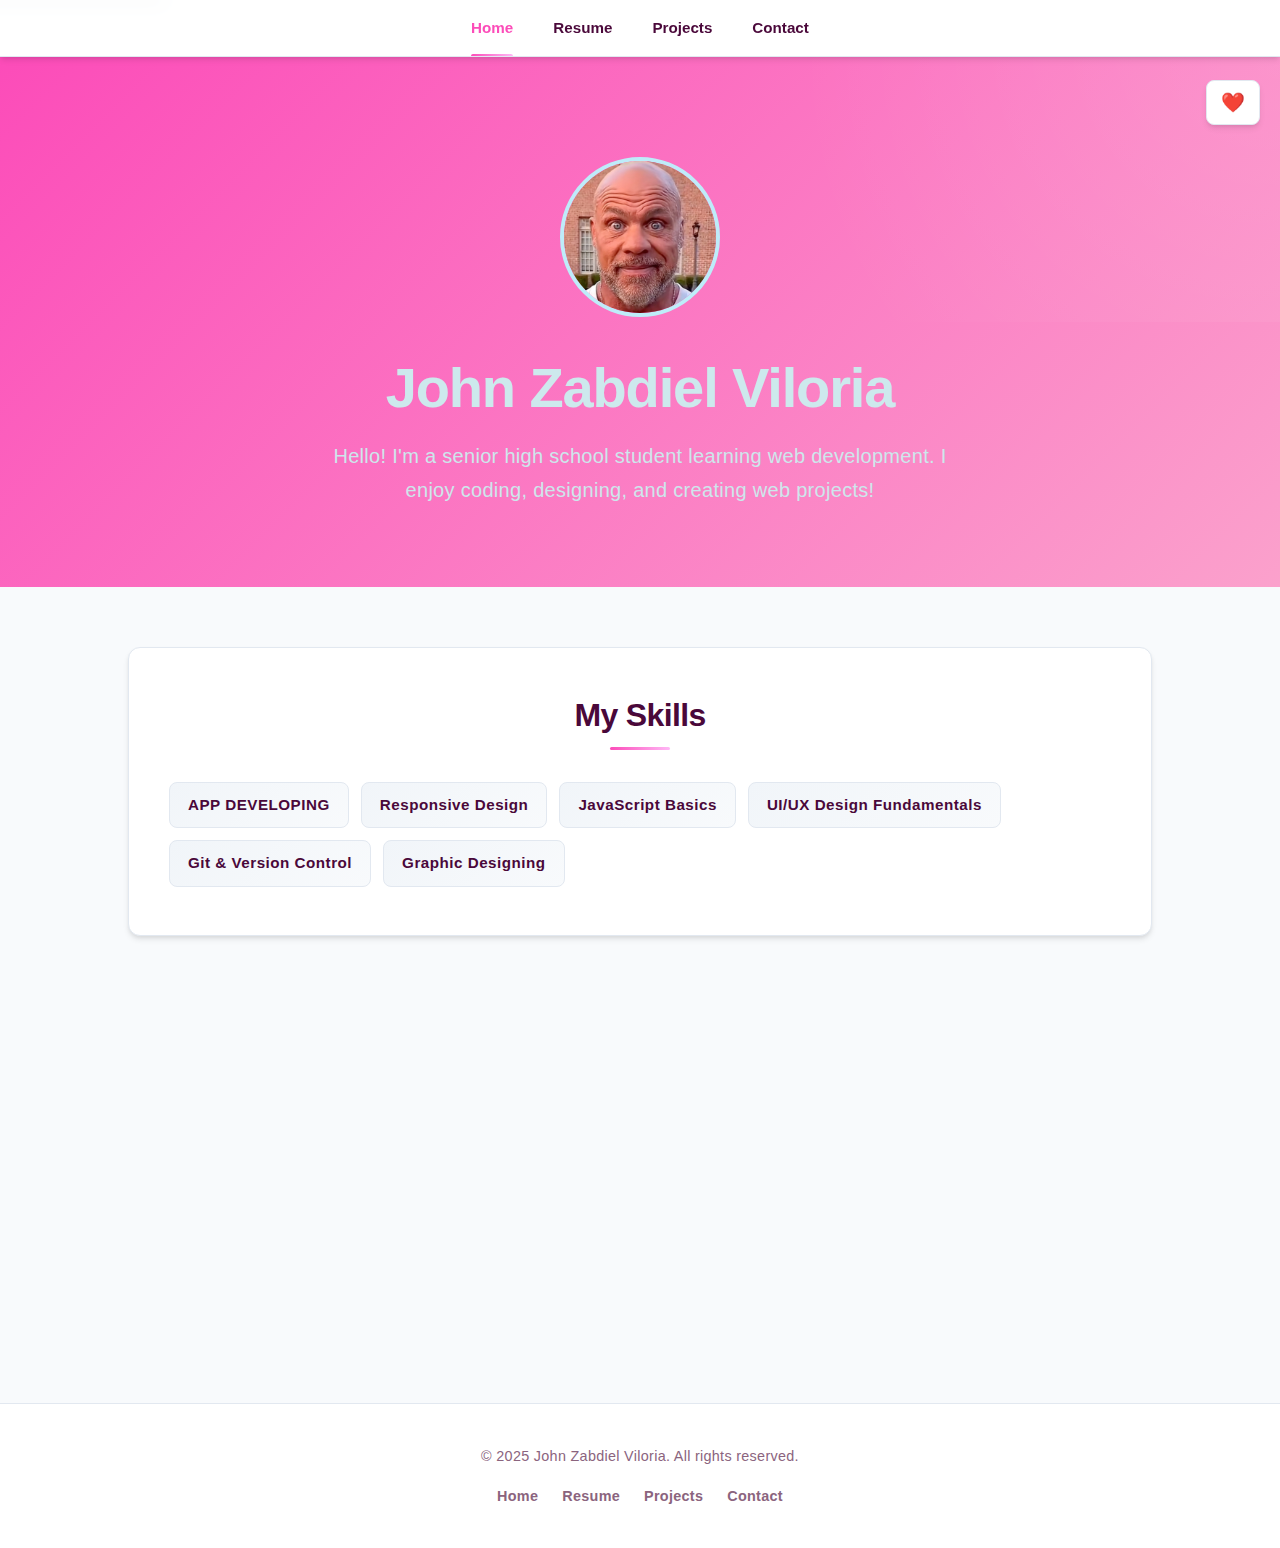
<file: index.html>
<!DOCTYPE html>
<html lang="en">
<head>
    <meta charset="UTF-8">
    <meta name="viewport" content="width=device-width, initial-scale=1.0">
    <meta name="description" content="Personal portfolio of John Zabdiel Viloria - Web Developer">
    <title>Home - My Portfolio</title>
    <link rel="stylesheet" href="style.css">
</head>
<body>
    <!-- Dark Mode Toggle -->
    <button class="dark-mode-toggle" onclick="toggleDarkMode()" aria-label="Toggle dark mode">❤️</button>
    
    <!-- Navigation -->
    <nav>
        <button class="hamburger" onclick="toggleMenu()" aria-label="Toggle navigation menu">
            <span></span><span></span><span></span>
        </button>
        <div class="nav-links">
            <a href="index.html" class="active" aria-current="page">Home</a>
            <a href="resume.html">Resume</a>
            <a href="projects.html">Projects</a>
            <a href="contact.html">Contact</a>
        </div>
    </nav>

    <main>
    <!-- Header / Hero Section -->
    <header id="main-content">
        <img src="pfp.jpg" alt="Profile Photo of John Zabdiel Viloria" />
        <h1>John Zabdiel Viloria</h1>
        <p>Hello! I'm a senior high school student learning web development. I enjoy coding, designing, and creating web projects!</p>
    </header>
    
    <!-- Skills Section -->
    <section id="skills">
        <h2>My Skills</h2>
        <ul>
            <li>APP DEVELOPING</li>
            <li>Responsive Design</li>
            <li>JavaScript Basics</li>
            <li>UI/UX Design Fundamentals</li>
            <li>Git & Version Control</li>
            <li>Graphic Designing</li>
        </ul>
    </section>
    
    <!-- About Me Section -->
    <section id="about">
        <h2>About Me</h2>
        <p>I'm passionate about creating beautiful and functional websites. Currently, I'm participating in an immersion program where I'm building my skills in web development. I love learning new technologies and applying them to real-world projects.</p>
        <p>When I'm not coding, I enjoy exploring new design trends, reading tech blogs, and working on personal projects that challenge my creativity and problem-solving abilities or developing some games.</p>
    </section>
    
    </main>

    <footer>
        <p>&copy; 2025 John Zabdiel Viloria. All rights reserved.</p>
        <div class="footer-links">
            <a href="index.html">Home</a>
            <a href="resume.html">Resume</a>
            <a href="projects.html">Projects</a>
            <a href="contact.html">Contact</a>
        </div>
    </footer>

    <!-- JavaScript -->
    <script src="script.js"></script>
</body>
</html>
</file>
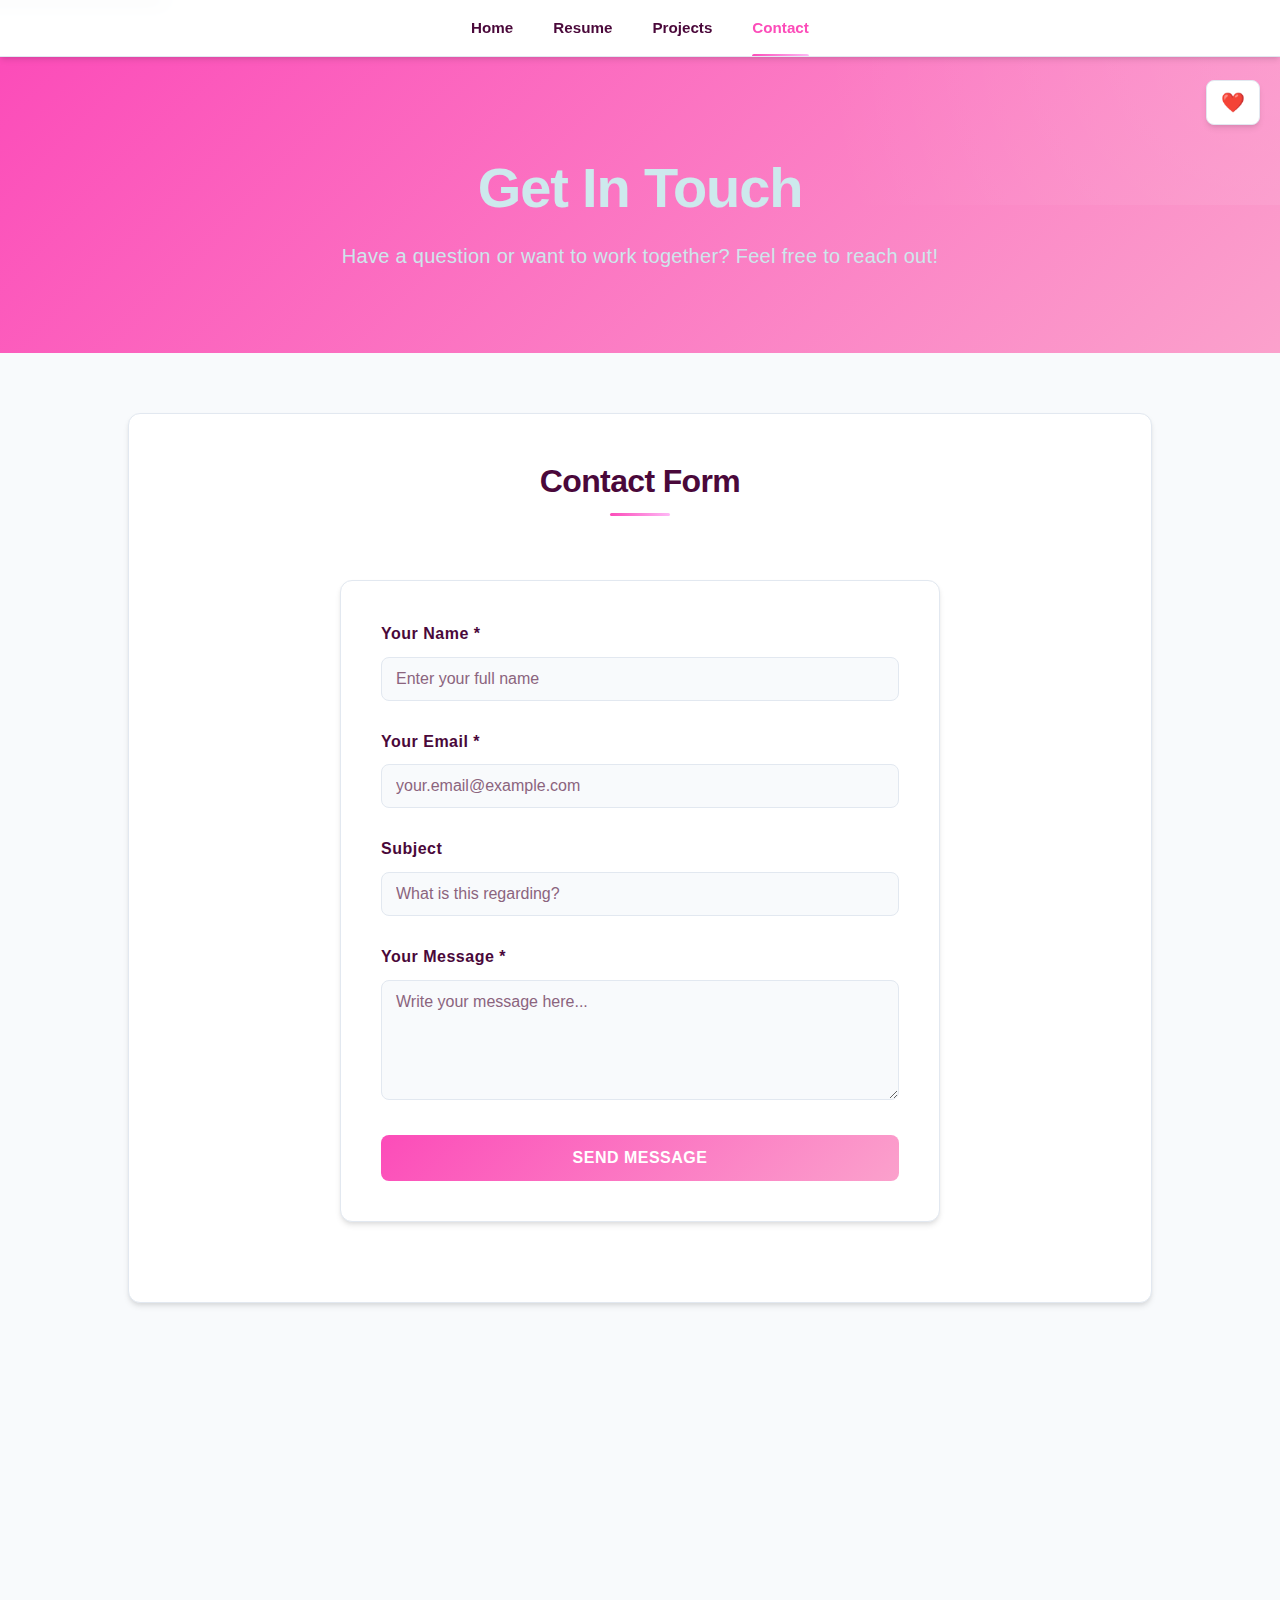
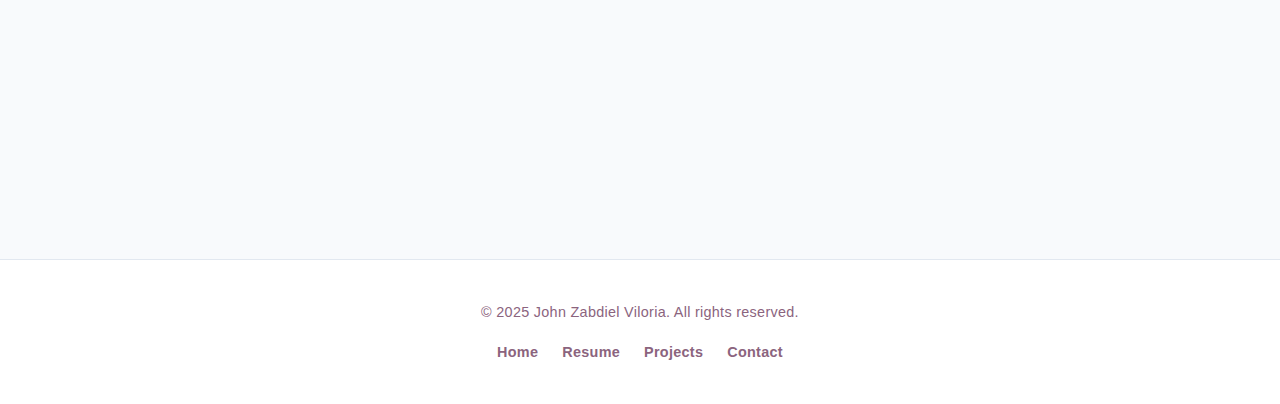
<file: contact.html>
<!DOCTYPE html>
<html lang="en">
<head>
    <meta charset="UTF-8">
    <meta name="viewport" content="width=device-width, initial-scale=1.0">
    <meta name="description" content="Contact John Zabdiel Viloria">
    <title>Contact - My Portfolio</title>
    <link rel="stylesheet" href="style.css">
</head>
<body>
    <!-- Dark Mode Toggle -->
    <button class="dark-mode-toggle" onclick="toggleDarkMode()" aria-label="Toggle dark mode">❤️</button>
    
    <!-- Navigation -->
    <nav>
        <button class="hamburger" onclick="toggleMenu()" aria-label="Toggle navigation menu">
            <span></span><span></span><span></span>
        </button>
        <div class="nav-links">
            <a href="../index.html">Home</a>
            <a href="resume.html">Resume</a>
            <a href="projects.html">Projects</a>
            <a href="contact.html" class="active" aria-current="page">Contact</a>
        </div>
    </nav>

    <main>
    <!-- Contact Header -->
    <header id="main-content">
        <h1>Get In Touch</h1>
        <p>Have a question or want to work together? Feel free to reach out!</p>
    </header>
    
    <!-- Contact Form Section -->
    <section>
        <h2>Contact Form</h2>
        <div class="contact-form">
            <form id="contactForm">
                <div class="form-group">
                    <label for="name">Your Name *</label>
                    <input 
                        type="text" 
                        id="name" 
                        name="name" 
                        placeholder="Enter your full name"
                        required
                    >
                    <span class="error-message"></span>
                </div>
                
                <div class="form-group">
                    <label for="email">Your Email *</label>
                    <input 
                        type="email" 
                        id="email" 
                        name="email" 
                        placeholder="your.email@example.com"
                        required
                    >
                    <span class="error-message"></span>
                </div>
                
                <div class="form-group">
                    <label for="subject">Subject</label>
                    <input 
                        type="text" 
                        id="subject" 
                        name="subject" 
                        placeholder="What is this regarding?"
                    >
                </div>
                
                <div class="form-group">
                    <label for="message">Your Message *</label>
                    <textarea 
                        id="message" 
                        name="message" 
                        placeholder="Write your message here..."
                        required
                    ></textarea>
                    <span class="error-message"></span>
                </div>
                
                <button type="submit" class="submit-btn">Send Message</button>
                
                <div class="success-message"></div>
            </form>
        </div>
    </section>
    
    <!-- Contact Information -->
    <section id="contact-info">
        <h2>Other Ways to Connect</h2>
        <div class="contact-info-grid">
            <p><strong>📧 Email:</strong> zabdielviloriaj@gmail.com</p>
            <p><strong>💼 LinkedIn:</strong> <a href="#">linkedin.com/in/johnzabdielviloria</a></p>
            <p><strong>💻 GitHub:</strong> <a href="#">https://github.com/xyzz659/john.portfolio.git</a></p>
            <p><strong>📍 Location:</strong> Philippines</p>
        </div>
    </section>
    
    </main>

    <footer>
        <p>&copy; 2025 John Zabdiel Viloria. All rights reserved.</p>
        <div class="footer-links">
            <a href="../index.html">Home</a>
            <a href="resume.html">Resume</a>
            <a href="projects.html">Projects</a>
            <a href="contact.html">Contact</a>
        </div>
    </footer>

    <!-- JavaScript -->
    <script src="script.js"></script>
</body>
</html>
</file>
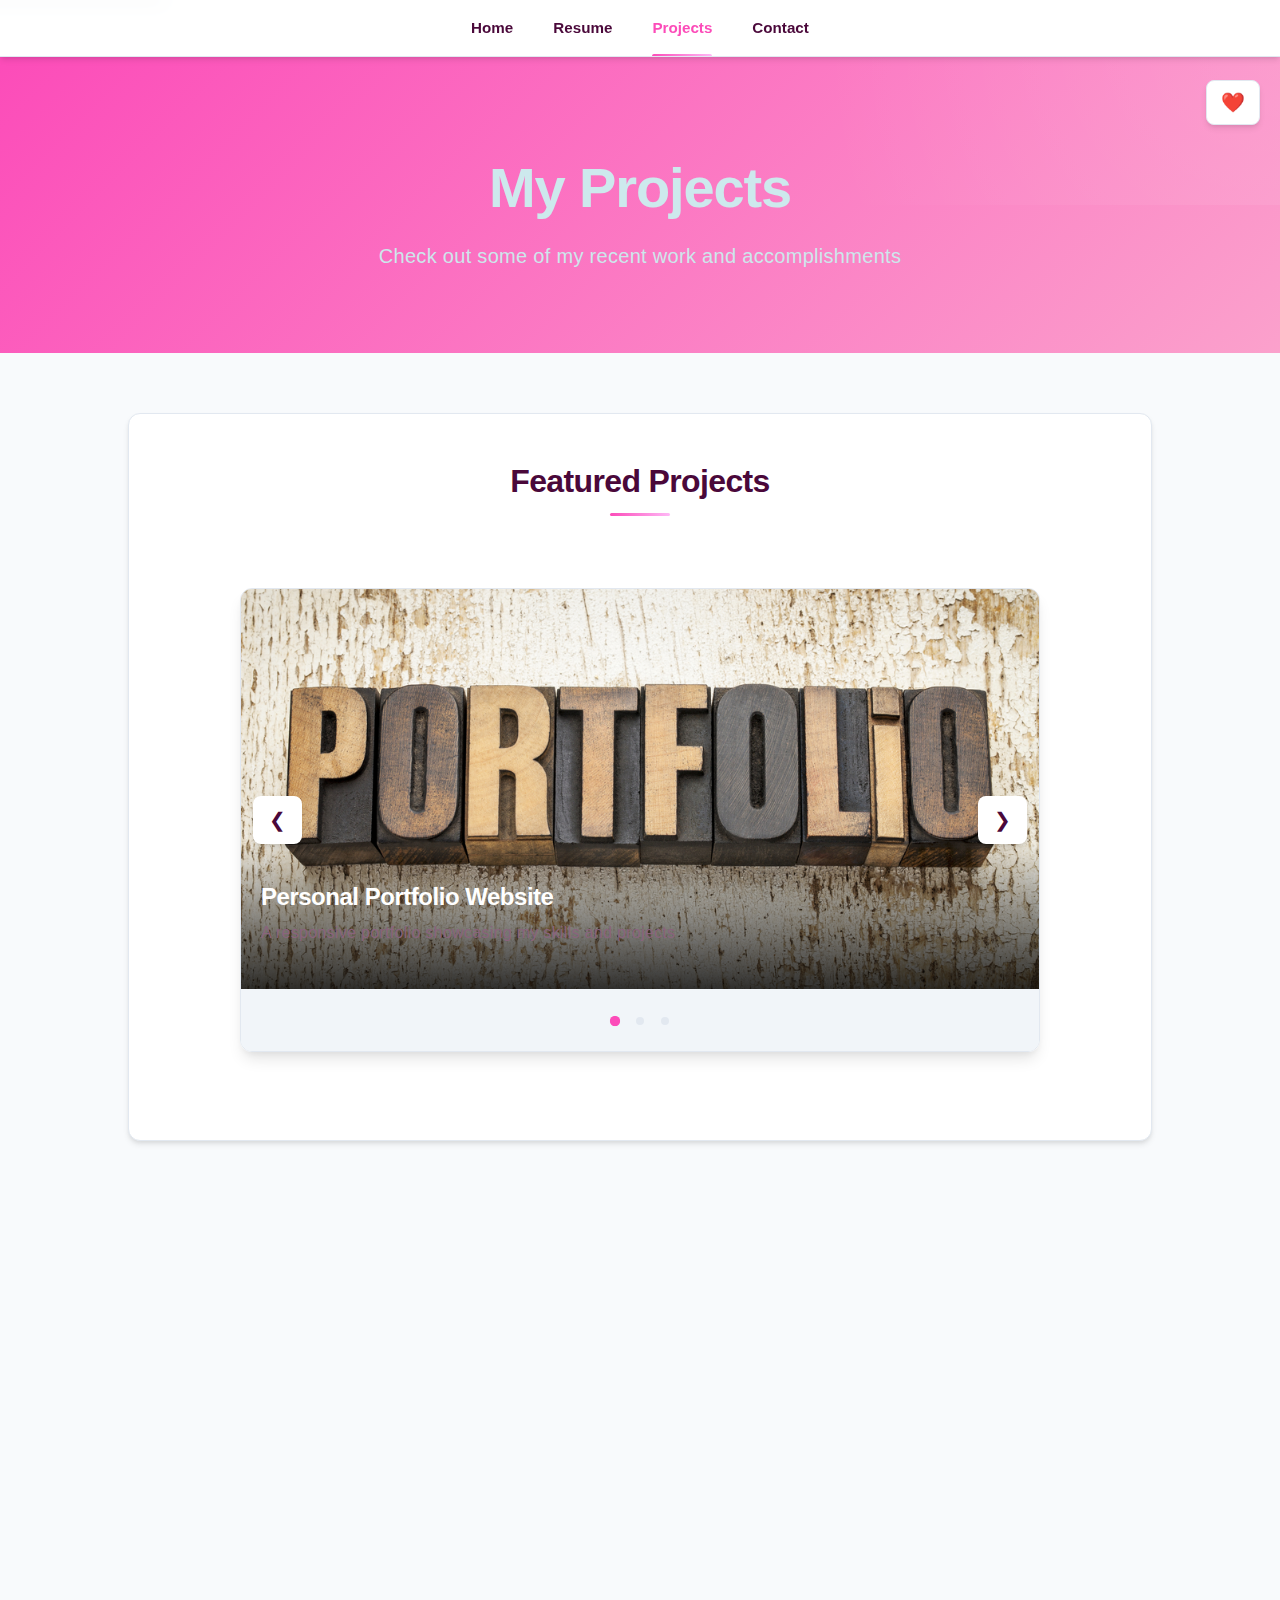
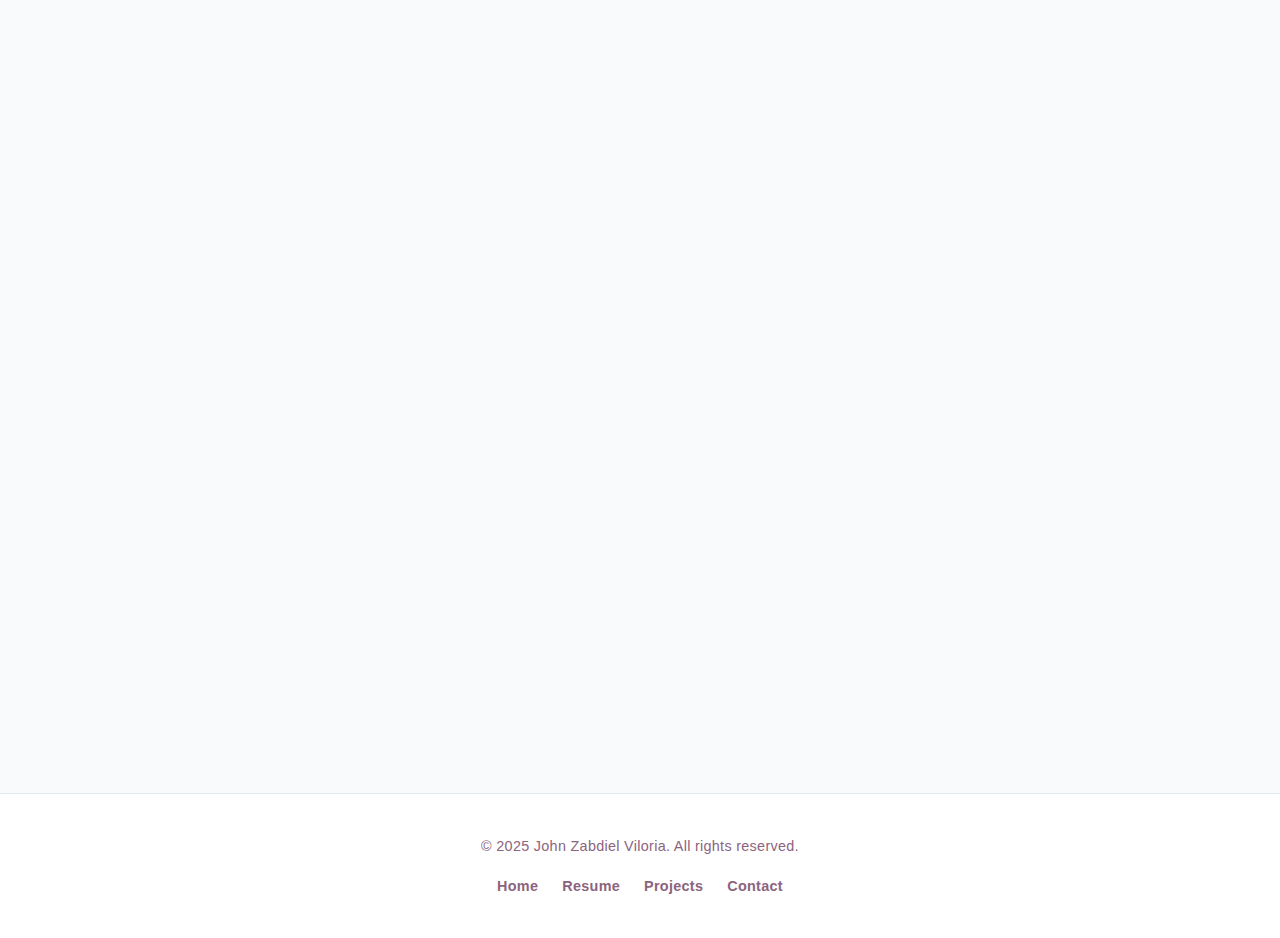
<file: projects.html>
<!DOCTYPE html>
<html lang="en">
<head>
    <meta charset="UTF-8">
    <meta name="viewport" content="width=device-width, initial-scale=1.0">
    <meta name="description" content="Projects by Marianne Louise Medrano">
    <title>Projects - My Portfolio</title>
    <link rel="stylesheet" href="style.css">
</head>
<body>
    <!-- Dark Mode Toggle -->
    <button class="dark-mode-toggle" onclick="toggleDarkMode()" aria-label="Toggle dark mode">❤️</button>
    
    <!-- Navigation -->
    <nav>
        <button class="hamburger" onclick="toggleMenu()" aria-label="Toggle navigation menu">
            <span></span><span></span><span></span>
        </button>
        <div class="nav-links">
            <a href="index.html">Home</a>
            <a href="resume.html">Resume</a>
            <a href="projects.html" class="active" aria-current="page">Projects</a>
            <a href="contact.html">Contact</a>
        </div>
    </nav>

    <main>
    <!-- Projects Header -->
    <header id="main-content">
        <h1>My Projects</h1>
        <p>Check out some of my recent work and accomplishments</p>
    </header>
    
    <!-- Image Slider for Featured Projects -->
    <section>
        <h2>Featured Projects</h2>
        <div class="slider">
            <div class="slides">
                <div class="slide">
                    <img src="portfolio.jpg" alt="Portfolio Website Project">
                    <div class="slide-content">
                        <h3>Personal Portfolio Website</h3>
                        <p>A responsive portfolio showcasing my skills and projects</p>
                    </div>
                </div>
                <div class="slide">
                    <img src="taskmanager.jpg" alt="To-Do List App">
                    <div class="slide-content">
                        <h3>To-Do List Application</h3>
                        <p>Interactive task management app with local storage</p>
                    </div>
                </div>
                <div class="slide">
                    <img src="weather.jpg" alt="Weather App">
                    <div class="slide-content">
                        <h3>Weather Dashboard</h3>
                        <p>Real-time weather information using API integration</p>
                    </div>
                </div>
            </div>
            
            <!-- Slider Controls -->
            <button class="slider-btn prev" onclick="prevSlide()" aria-label="Previous slide">❮</button>
            <button class="slider-btn next" onclick="nextSlide()" aria-label="Next slide">❯</button>
            
            <!-- Slider Dots -->
            <div class="slider-dots">
                <span class="dot active" onclick="goToSlide(0)"></span>
                <span class="dot" onclick="goToSlide(1)"></span>
                <span class="dot" onclick="goToSlide(2)"></span>
            </div>
        </div>
    </section>
    
    <!-- All Projects -->
    <section id="projects">
        <h2>All Projects</h2>
        
        <div class="project">
            <h3>Project 1: Personal Portfolio</h3>
            <img src="portfolio.jpg" alt="Portfolio Website Screenshot" />
            <p>A fully responsive personal portfolio website built with HTML, CSS, and JavaScript. Features include dark mode, smooth scrolling, and form validation.</p>
            <p><strong>Technologies:</strong> HTML5, CSS3, JavaScript, Responsive Design</p>
            <button onclick="alert('View project demo - Link to be added')">View Project</button>
        </div>
        
        <div class="project">
            <h3>Project 2: Task Manager</h3>
            <img src="taskmanager.jpg" alt="Task Manager App Screenshot" />
            <p>An interactive to-do list application that helps users organize their daily tasks. Includes features like adding, editing, deleting tasks, and marking them as complete.</p>
            <p><strong>Technologies:</strong> HTML, CSS, JavaScript, Local Storage</p>
            <button onclick="alert('View project demo - Link to be added')">View Project</button>
        </div>
        
        <div class="project">
            <h3>Project 3: Weather Dashboard</h3>
            <img src="weather.jpg" alt="Weather Dashboard Screenshot" />
            <p>A weather application that displays current weather conditions and forecasts. Uses API integration to fetch real-time weather data.</p>
            <p><strong>Technologies:</strong> HTML, CSS, JavaScript, Weather API</p>
            <button onclick="alert('View project demo - Link to be added')">View Project</button>
        </div>
    </section>
    
    <!-- Technical Skills -->
    <section id="technical-skills">
        <h2>Technical Skills</h2>
        <ul>
            <li>HTML5 & CSS3</li>
            <li>JavaScript (ES6+)</li>
            <li>Responsive Web Design</li>
            <li>UI/UX Design Principles</li>
            <li>Git & GitHub</li>
            <li>Web Accessibility (WCAG)</li>
            <li>Cross-browser Compatibility</li>
            <li>Performance Optimization</li>
        </ul>
    </section>
    
    </main>

    <footer>
        <p>&copy; 2025 John Zabdiel Viloria. All rights reserved.</p>
        <div class="footer-links">
            <a href="index.html">Home</a>
            <a href="resume.html">Resume</a>
            <a href="projects.html">Projects</a>
            <a href="contact.html">Contact</a>
        </div>
    </footer>

    <!-- JavaScript -->
    <script src="script.js"></script>
</body>
</html>
</file>
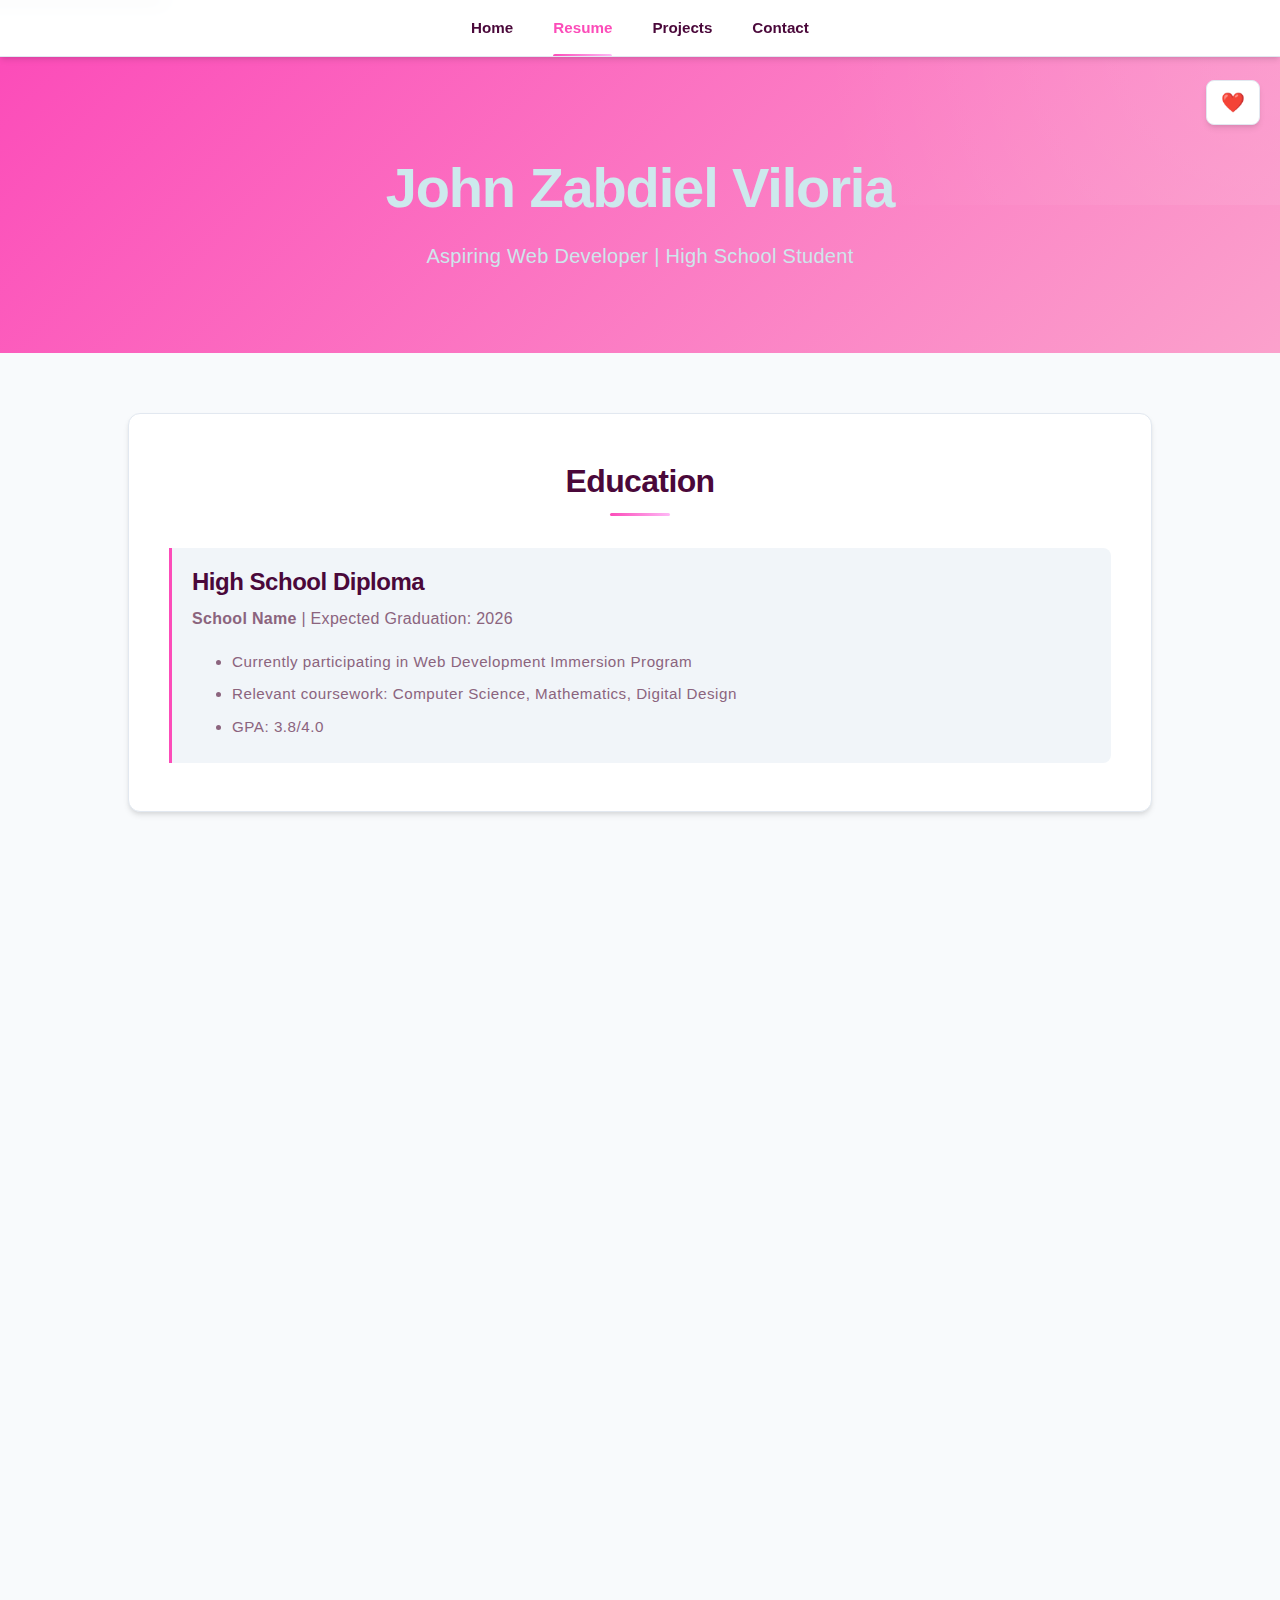
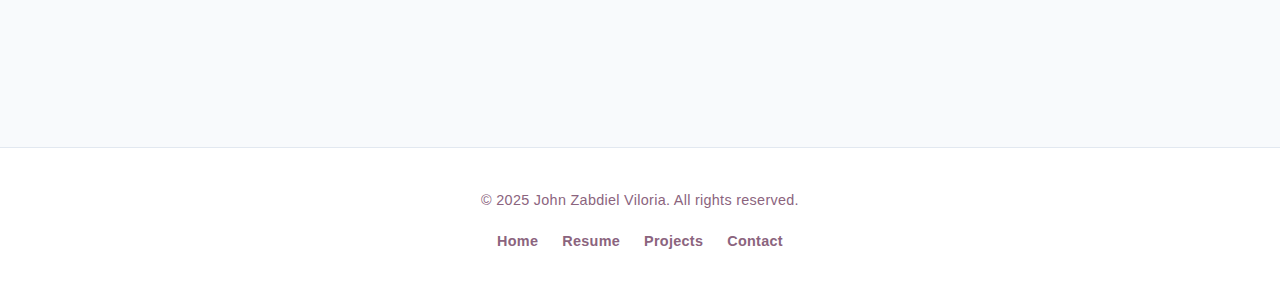
<file: resume.html>
<!DOCTYPE html>
<html lang="en">
<head>
    <meta charset="UTF-8">
    <meta name="viewport" content="width=device-width, initial-scale=1.0">
    <meta name="description" content="Resume of Marianne Louise Medrano">
    <title>Resume - My Portfolio</title>
    <link rel="stylesheet" href="style.css">
</head>
<body>
    <!-- Dark Mode Toggle -->
    <button class="dark-mode-toggle" onclick="toggleDarkMode()" aria-label="Toggle dark mode">❤️</button>
    
    <!-- Navigation -->
    <nav>
        <button class="hamburger" onclick="toggleMenu()" aria-label="Toggle navigation menu">
            <span></span><span></span><span></span>
        </button>
        <div class="nav-links">
            <a href="index.html">Home</a>
            <a href="resume.html" class="active" aria-current="page">Resume</a>
            <a href="projects.html">Projects</a>
            <a href="contact.html">Contact</a>
        </div>
    </nav>

    <main>
    <!-- Resume Header -->
    <header id="main-content">
        <h1>John Zabdiel Viloria</h1>
        <p>Aspiring Web Developer | High School Student</p>
    </header>
    
    <!-- Education Section -->
    <section id="education">
        <h2>Education</h2>
        <div class="resume-item">
            <h3>High School Diploma</h3>
            <p><strong>School Name</strong> | Expected Graduation: 2026</p>
            <ul class="resume-list">
                <li>Currently participating in Web Development Immersion Program</li>
                <li>Relevant coursework: Computer Science, Mathematics, Digital Design</li>
                <li>GPA: 3.8/4.0</li>
            </ul>
        </div>
    </section>

    <!-- Experience Section -->
    <section id="experience">
        <h2>Experience & Projects</h2>

        <div class="resume-item">
            <h3>Web Development Immersion Program</h3>
            <p><strong>Student Developer</strong> | 2025 - Present</p>
            <ul class="resume-list">
                <li>Built responsive portfolio website using HTML5, CSS3, and JavaScript</li>
                <li>Implemented modern web features including dark mode, form validation, and image sliders</li>
                <li>Learned responsive design principles and mobile-first development</li>
                <li>Collaborated with peers on coding projects and code reviews</li>
            </ul>
        </div>

        <div class="resume-item">
            <h3>Personal Projects</h3>
            <p><strong>Independent Developer</strong> | 2024 - Present</p>
            <ul class="resume-list">
                <li>Created interactive to-do list application with local storage functionality</li>
                <li>Developed weather dashboard using API integration</li>
                <li>Designed and coded personal portfolio showcasing web development skills</li>
                <li>Contributed to open-source projects on GitHub</li>
            </ul>
        </div>
    </section>
    
    <!-- Skills Section -->
    <section id="skills">
        <h2>Technical Skills</h2>
        <ul>
            <li><strong>Programming Languages:</strong> HTML5, CSS3, JavaScript (ES6+)</li>
            <li><strong>Frameworks & Tools:</strong> Git, GitHub, VS Code, Chrome DevTools</li>
            <li><strong>Design:</strong> Responsive Web Design, Mobile-First Approach, UI/UX Principles</li>
            <li><strong>Web Technologies:</strong> DOM Manipulation, Local Storage, API Integration</li>
            <li><strong>Best Practices:</strong> Web Accessibility (WCAG), Cross-browser Compatibility, SEO Basics</li>
        </ul>
    </section>
    
    <!-- Certifications & Achievements -->
    <section id="achievements">
        <h2>Certifications & Achievements</h2>
        <ul>
            <li>Completed HTML & CSS Fundamentals Course (2024)</li>
            <li>JavaScript Essentials Certificate (2025)</li>
            <li>Responsive Web Design Certification (2025)</li>
            <li>Participated in School Coding Competition - Top 10 Finalist</li>
        </ul>
    </section>
    
    <!-- Soft Skills -->
    <section id="soft-skills">
        <h2>Soft Skills</h2>
        <ul>
            <li>Problem Solving & Critical Thinking</li>
            <li>Attention to Detail</li>
            <li>Time Management</li>
            <li>Self-Motivated Learning</li>
            <li>Team Collaboration</li>
            <li>Effective Communication</li>
        </ul>
    </section>
    
    <!-- Contact Information -->
    <section id="contact">
        <h2>Contact Information</h2>
        <div class="contact-info-grid">
            <p><strong>Email:</strong> marianne.medrano@example.com</p>
            <p><strong>LinkedIn:</strong> linkedin.com/in/mariannemedrano</p>
            <p><strong>GitHub:</strong> github.com/mariannemedrano</p>
            <p><strong>Portfolio:</strong> www.mariannemedrano.com</p>
        </div>
    </section>
    
    </main>

    <footer>
        <p>&copy; 2025 John Zabdiel Viloria. All rights reserved.</p>
        <div class="footer-links">
            <a href="../index.html">Home</a>
            <a href="resume.html">Resume</a>
            <a href="projects.html">Projects</a>
            <a href="contact.html">Contact</a>
        </div>
    </footer>

    <!-- JavaScript -->
    <script src="script.js"></script>
</body>
</html>
</file>
<file: style.css>
/* ===== BASE STYLES ===== */
* {
    margin: 0;
    padding: 0;
    box-sizing: border-box;
}

:root {
    /* Modern color palette */
    --primary-color: #fc4cb9;
    --primary-hover: #fba1cc;
    --accent-color: #ffb8f6;
    --bg-color: #f8fafc;
    --bg-secondary: #f1f5f9;
    --text-color: #4a083a;
    --text-muted: #8b647e;
    --card-bg: #ffffff;
    --border-color: #e2e8f0;
    --error-color: #dc26c4;
    --success-color: #aa3ca3;
    --warning-color: #ea0ce6;

    /* Shadows - subtle and layered */
    --shadow-sm: 0 1px 2px 0 rgba(0, 0, 0, 0.05);
    --shadow-md:
        0 4px 6px -1px rgba(0, 0, 0, 0.1), 0 2px 4px -1px rgba(0, 0, 0, 0.06);
    --shadow-lg:
        0 10px 15px -3px rgba(0, 0, 0, 0.1), 0 4px 6px -2px rgba(0, 0, 0, 0.05);
    --shadow-xl:
        0 20px 25px -5px rgba(0, 0, 0, 0.1), 0 10px 10px -5px rgba(0, 0, 0, 0.04);

    /* Transitions */
    --transition-fast: 150ms cubic-bezier(0.4, 0, 1, 1);
    --transition-base: 200ms cubic-bezier(0.4, 0, 0.2, 1);
    --transition-slow: 300ms cubic-bezier(0.4, 0, 0.2, 1);
}

/* Dark mode variables */
body.dark-mode {
    --bg-color: #0f172a;
    --bg-secondary: #1e293b;
    --text-color: #f1f5f9;
    --text-muted: #94a3b8;
    --card-bg: #1e293b;
    --border-color: #334155;
    --shadow-sm: 0 1px 2px 0 rgba(0, 0, 0, 0.3);
    --shadow-md:
        0 4px 6px -1px rgba(0, 0, 0, 0.3), 0 2px 4px -1px rgba(0, 0, 0, 0.2);
    --shadow-lg:
        0 10px 15px -3px rgba(0, 0, 0, 0.4), 0 4px 6px -2px rgba(0, 0, 0, 0.2);
    --shadow-xl:
        0 20px 25px -5px rgba(0, 0, 0, 0.4), 0 10px 10px -5px rgba(0, 0, 0, 0.2);
}

html {
    scroll-behavior: smooth;
}

body {
    font-family:
        -apple-system, BlinkMacSystemFont, "Segoe UI", "Helvetica Neue", sans-serif;
    background-color: var(--bg-color);
    color: var(--text-color);
    line-height: 1.6;
    transition:
        background-color var(--transition-base),
        color var(--transition-base);
    font-size: 16px;
    -webkit-font-smoothing: antialiased;
    -moz-osx-font-smoothing: grayscale;
    letter-spacing: 0.3px;
}

/* Typography scale */
h1,
h2,
h3,
h4,
h5,
h6 {
    font-family: inherit;
    font-weight: 700;
    line-height: 1.2;
    letter-spacing: -0.02em;
    margin-bottom: 0.5em;
}

h1 {
    font-size: 2.5rem;
}

h2 {
    font-size: 1.875rem;
}

h3 {
    font-size: 1.5rem;
}

h4 {
    font-size: 1.25rem;
}

p {
    margin-bottom: 1em;
    line-height: 1.75;
    font-size: 0.95rem;
}

strong,
b {
    font-weight: 700;
}

em,
i {
    font-style: italic;
}

a {
    color: var(--primary-color);
    transition: color var(--transition-base);
}

a:hover {
    color: var(--primary-hover);
}

/* ===== DARK MODE TOGGLE ===== */
.dark-mode-toggle {
    position: fixed;
    top: 80px;
    right: 20px;
    z-index: 1000;
    background-color: var(--card-bg);
    color: var(--text-color);
    border: 1.5px solid var(--border-color);
    padding: 10px 14px;
    border-radius: 8px;
    cursor: pointer;
    font-size: 1.2rem;
    box-shadow: var(--shadow-md);
    transition: all var(--transition-base);
    display: flex;
    align-items: center;
    justify-content: center;
    font-weight: 600;
}

.dark-mode-toggle:hover {
    background-color: var(--bg-secondary);
    border-color: var(--primary-color);
    box-shadow: var(--shadow-lg);
    transform: translateY(-2px);
}

.dark-mode-toggle:focus-visible {
    outline: 2px solid var(--primary-color);
    outline-offset: 2px;
}

/* ===== NAVIGATION ===== */
nav {
    padding: 0 20px;
    display: flex;
    align-items: center;
    justify-content: center;
    box-shadow: var(--shadow-md);
    position: sticky;
    top: 0;
    z-index: 100;
    border-bottom: 1px solid var(--border-color);
    backdrop-filter: blur(10px);
    background-color: rgba(255, 255, 255, 0.95);
    min-height: 56px;
}

body.dark-mode nav {
    background-color: rgba(30, 41, 59, 0.95);
}

.nav-links {
    display: flex;
    align-items: center;
    gap: 8px;
}

nav a {
    text-decoration: none;
    color: var(--text-color);
    font-weight: 600;
    font-size: 0.95rem;
    transition: all var(--transition-base);
    position: relative;
    letter-spacing: 0;
    padding: 16px 16px;
    display: inline-block;
}

nav a::after {
    content: "";
    position: absolute;
    bottom: 0;
    left: 16px;
    right: 16px;
    height: 2.5px;
    background: linear-gradient(90deg, var(--primary-color), var(--accent-color));
    transform: scaleX(0);
    transition: transform var(--transition-base);
    transform-origin: center;
    border-radius: 2px 2px 0 0;
}

nav a:hover {
    color: var(--primary-color);
}

nav a:hover::after,
nav a:focus-visible::after {
    transform: scaleX(1);
}

nav a.active {
    color: var(--primary-color);
}

nav a.active::after {
    transform: scaleX(1);
}

nav a:focus-visible {
    outline: 2px solid var(--primary-color);
    outline-offset: -2px;
    border-radius: 4px;
}

/* Hamburger menu button */
.hamburger {
    display: none;
    flex-direction: column;
    justify-content: center;
    gap: 5px;
    background: none;
    border: none;
    cursor: pointer;
    padding: 8px;
    z-index: 101;
}

.hamburger span {
    display: block;
    width: 24px;
    height: 2.5px;
    background-color: var(--text-color);
    border-radius: 2px;
    transition: all var(--transition-base);
}

.hamburger.open span:nth-child(1) {
    transform: rotate(45deg) translate(5px, 5px);
}

.hamburger.open span:nth-child(2) {
    opacity: 0;
}

.hamburger.open span:nth-child(3) {
    transform: rotate(-45deg) translate(5px, -5px);
}

/* ===== HEADER / HOME PAGE ===== */
header {
    text-align: center;
    padding: 100px 20px 80px;
    background: linear-gradient(135deg, var(--primary-color) 0%, var(--primary-hover) 100%);
    color: #cde9ed;
    position: relative;
    overflow: hidden;
}

header::before {
    content: "";
    position: absolute;
    top: -50%;
    right: -50%;
    width: 100%;
    height: 100%;
    background: radial-gradient(circle,
            rgba(255, 255, 255, 0.1) 0%,
            transparent 70%);
    pointer-events: none;
}

header h1 {
    font-size: 3.5rem;
    margin-bottom: 20px;
    text-shadow: none;
    font-weight: 800;
    letter-spacing: -0.02em;
    position: relative;
    z-index: 1;
    line-height: 1.1;
}

header img {
    width: 160px;
    height: 160px;
    border-radius: 50%;
    border: 4px solid rgba(183, 249, 255, 0.9);
    margin-bottom: 32px;
    object-fit: cover;
    transition:
        transform var(--transition-base),
        box-shadow var(--transition-base);
    position: relative;
    z-index: 1;
}

header img:hover {
    transform: translateY(-4px);
    box-shadow: 0 12px 24px rgba(0, 0, 0, 0.2);
}

header p {
    font-size: 1.25rem;
    max-width: 650px;
    margin: 0 auto;
    line-height: 1.7;
    font-weight: 400;
    opacity: 0.98;
    position: relative;
    z-index: 1;
}

/* ===== SECTIONS ===== */
section {
    margin: 60px auto;
    padding: 48px 40px;
    width: 80%;
    background-color: var(--card-bg);
    border-radius: 12px;
    border: 1px solid var(--border-color);
    box-shadow: var(--shadow-md);
    transition: all var(--transition-base);
}

section:hover {
    box-shadow: var(--shadow-lg);
}

section h2 {
    position: relative;
    display: inline-block;
    font-size: 2rem;
    font-weight: 800;
    color: var(--text-color);
    text-align: center;
    width: 100%;
    margin-bottom: 32px;
    padding-bottom: 16px;
    letter-spacing: -0.02em;
}

section h2::after {
    content: "";
    position: absolute;
    bottom: 0;
    left: 50%;
    transform: translateX(-50%);
    width: 60px;
    height: 3px;
    background: linear-gradient(90deg, var(--primary-color), var(--accent-color));
    border-radius: 2px;
}

section p {
    color: var(--text-muted);
    line-height: 1.8;
    font-size: 1rem;
    margin-bottom: 1.5em;
}

/* ===== SKILLS LIST ===== */
ul {
    list-style: none;
    padding: 0;
    display: flex;
    flex-wrap: wrap;
    gap: 12px;
    margin-bottom: 0;
}

ul li {
    padding: 10px 18px;
    background: linear-gradient(135deg,
            var(--bg-secondary) 0%,
            var(--bg-color) 100%);
    border: 1.5px solid var(--border-color);
    border-radius: 8px;
    transition: all var(--transition-base);
    font-weight: 600;
    font-size: 0.95rem;
    white-space: nowrap;
    letter-spacing: 0.5px;
    position: relative;
}

ul li::before {
    content: "";
    position: absolute;
    inset: 0;
    background: linear-gradient(135deg,
            var(--primary-color),
            var(--accent-color));
    opacity: 0;
    border-radius: 8px;
    transition: opacity var(--transition-base);
    z-index: -1;
}

ul li:hover {
    background: linear-gradient(135deg,
            var(--primary-color),
            var(--primary-hover));
    color: #cde9ed;
    border-color: transparent;
    transform: translateY(-3px);
    box-shadow: var(--shadow-lg);
}

/* ===== PROJECTS ===== */
.project {
    position: relative;
    border-radius: 12px;
    background-color: var(--card-bg);
    box-shadow: var(--shadow-md);
    border: 1px solid var(--border-color);
    padding: 28px;
    margin: 28px auto;
    width: 70%;
    text-align: center;
    transition: all var(--transition-base);
    overflow: hidden;
}

.project::before {
    content: "";
    position: absolute;
    top: 0;
    left: 0;
    right: 0;
    height: 3px;
    background: linear-gradient(90deg, var(--primary-color), var(--accent-color));
    transform: scaleX(0);
    transition: transform var(--transition-slow);
    transform-origin: left;
}

.project:hover {
    border-color: var(--primary-color);
    box-shadow: var(--shadow-lg);
}

.project:hover::before {
    transform: scaleX(1);
}

.project img {
    border-radius: 8px;
    margin-bottom: 16px;
    max-width: 100%;
    height: auto;
    transition: transform var(--transition-base);
}

.project:hover img {
    transform: scale(1.02);
}

.project h3 {
    font-size: 1.5rem;
    font-weight: 800;
    color: var(--text-color);
    margin-bottom: 12px;
    letter-spacing: -0.02em;
}

.project p {
    color: var(--text-muted);
    font-size: 1rem;
    margin-bottom: 20px;
    line-height: 1.7;
}

.project button {
    margin-top: 16px;
    padding: 12px 28px;
    border: none;
    background: linear-gradient(135deg,
            var(--primary-color),
            var(--primary-hover));
    color: #fff;
    font-weight: 700;
    border-radius: 8px;
    cursor: pointer;
    transition: all var(--transition-base);
    font-size: 0.95rem;
    letter-spacing: 0.5px;
    text-transform: uppercase;
}

.project button:hover {
    transform: translateY(-2px);
    box-shadow: var(--shadow-lg);
}

.project button:active {
    transform: translateY(0) scale(0.98);
}

.project button:focus-visible {
    outline: 2px solid var(--primary-color);
    outline-offset: 2px;
}

/* ===== IMAGE SLIDER ===== */
.slider {
    position: relative;
    max-width: 800px;
    margin: 40px auto;
    overflow: hidden;
    border-radius: 12px;
    box-shadow: var(--shadow-lg);
    border: 1px solid var(--border-color);
}

.slides {
    display: flex;
    transition: transform var(--transition-slow);
}

.slide {
    min-width: 100%;
    position: relative;
}

.slide img {
    width: 100%;
    height: 400px;
    object-fit: cover;
    display: block;
}

.slide-content {
    position: absolute;
    bottom: 0;
    left: 0;
    right: 0;
    background: linear-gradient(to top, rgba(0, 0, 0, 0.8), transparent);
    color: white;
    padding: 40px 20px 20px;
}

.slide-content h3 {
    font-size: 1.5rem;
    font-weight: 800;
    margin-bottom: 8px;
    letter-spacing: -0.02em;
}

.slide-content p {
    font-size: 1rem;
    opacity: 0.95;
    line-height: 1.6;
}

.slider-btn {
    position: absolute;
    top: 50%;
    transform: translateY(-50%);
    background-color: var(--card-bg);
    border: none;
    padding: 12px 16px;
    cursor: pointer;
    font-size: 1.25rem;
    transition: all var(--transition-base);
    z-index: 10;
    border-radius: 8px;
    color: var(--text-color);
    box-shadow: var(--shadow-md);
}

.slider-btn:hover {
    background-color: var(--primary-color);
    color: white;
    box-shadow: var(--shadow-lg);
}

.slider-btn:active {
    transform: translateY(-50%) scale(0.95);
}

.slider-btn:focus-visible {
    outline: 2px solid var(--primary-color);
    outline-offset: 2px;
}

.prev {
    left: 12px;
}

.next {
    right: 12px;
}

.slider-dots {
    text-align: center;
    padding: 18px;
    background-color: var(--bg-secondary);
}

.dot {
    height: 8px;
    width: 8px;
    margin: 0 6px;
    background-color: var(--border-color);
    border-radius: 50%;
    display: inline-block;
    cursor: pointer;
    transition: all var(--transition-base);
    border: 1px solid transparent;
}

.dot:hover {
    background-color: var(--text-muted);
    transform: scale(1.2);
}

.dot.active {
    background-color: var(--primary-color);
    transform: scale(1.3);
}

/* ===== CONTACT FORM ===== */
.contact-form {
    max-width: 600px;
    margin: 32px auto;
    padding: 40px;
    background-color: var(--card-bg);
    border-radius: 12px;
    border: 1px solid var(--border-color);
    box-shadow: var(--shadow-md);
}

.form-group {
    margin-bottom: 28px;
}

.form-group label {
    display: block;
    margin-bottom: 10px;
    font-weight: 700;
    color: var(--text-color);
    font-size: 1rem;
    letter-spacing: 0.5px;
}

.form-group input,
.form-group textarea {
    width: 100%;
    padding: 12px 14px;
    border: 1.5px solid var(--border-color);
    border-radius: 8px;
    font-size: 1rem;
    transition: all var(--transition-base);
    background-color: var(--bg-color);
    color: var(--text-color);
    font-family: inherit;
    font-weight: 500;
}

.form-group input::placeholder,
.form-group textarea::placeholder {
    color: var(--text-muted);
    font-weight: 400;
}

.form-group input:focus,
.form-group textarea:focus {
    outline: none;
    border-color: var(--primary-color);
    background-color: var(--card-bg);
    box-shadow: 0 0 0 4px rgba(15, 118, 110, 0.1);
}

.form-group textarea {
    min-height: 120px;
    resize: vertical;
}

.error-message {
    color: var(--error-color);
    font-size: 0.85rem;
    margin-top: 8px;
    display: none;
    font-weight: 600;
    letter-spacing: 0.3px;
}

.form-group.error input,
.form-group.error textarea {
    border-color: var(--error-color);
    background-color: rgba(220, 38, 38, 0.05);
}

.form-group.error .error-message {
    display: block;
}

.submit-btn {
    width: 100%;
    padding: 14px 16px;
    background: linear-gradient(135deg,
            var(--primary-color),
            var(--primary-hover));
    color: white;
    border: none;
    border-radius: 8px;
    font-size: 1rem;
    font-weight: 700;
    cursor: pointer;
    transition: all var(--transition-base);
    font-family: inherit;
    letter-spacing: 0.5px;
    text-transform: uppercase;
}

.submit-btn:hover {
    transform: translateY(-2px);
    box-shadow: var(--shadow-lg);
}

.submit-btn:active {
    transform: translateY(0) scale(0.98);
}

.submit-btn:focus-visible {
    outline: 2px solid var(--primary-color);
    outline-offset: 2px;
}

.submit-btn:disabled {
    background: linear-gradient(135deg, var(--border-color), var(--bg-secondary));
    cursor: not-allowed;
    opacity: 0.6;
}

.success-message {
    background-color: #ecfdf5;
    border: 1.5px solid #d1fae5;
    border-left: 4px solid var(--success-color);
    color: #065f46;
    padding: 16px;
    border-radius: 8px;
    text-align: center;
    margin-top: 20px;
    display: none;
    font-weight: 600;
    letter-spacing: 0.3px;
}

body.dark-mode .success-message {
    background-color: rgba(22, 163, 74, 0.1);
    border-color: rgba(34, 197, 94, 0.3);
    border-left-color: var(--success-color);
    color: #86efac;
}

/* ===== RESUME STYLES ===== */
.resume-item {
    padding: 20px;
    margin-bottom: 20px;
    border-left: 3px solid var(--primary-color);
    background-color: var(--bg-secondary);
    border-radius: 0 8px 8px 0;
    transition: all var(--transition-base);
}

.resume-item:last-child {
    margin-bottom: 0;
}

.resume-item:hover {
    border-left-color: var(--accent-color);
    box-shadow: var(--shadow-sm);
}

.resume-item h3 {
    color: var(--text-color);
    margin-bottom: 8px;
}

.resume-item p {
    color: var(--text-muted);
    margin-bottom: 12px;
}

.resume-list {
    list-style: disc;
    padding-left: 40px;
    display: block;
}

.resume-list li {
    padding: 4px 0;
    background: none;
    border: none;
    border-radius: 0;
    font-weight: 500;
    font-size: 0.95rem;
    white-space: normal;
    color: var(--text-muted);
}

.resume-list li::before {
    display: none;
}

.resume-list li:hover {
    background: none;
    color: var(--text-color);
    border-color: transparent;
    transform: none;
    box-shadow: none;
}

/* ===== CONTACT INFO ===== */
.contact-info-grid {
    text-align: center;
    padding: 20px;
    line-height: 2;
}

.contact-info-grid a {
    color: var(--primary-color);
    text-decoration: none;
    font-weight: 600;
}

.contact-info-grid a:hover {
    color: var(--primary-hover);
    text-decoration: underline;
}

/* ===== FOOTER ===== */
footer {
    background-color: var(--card-bg);
    border-top: 1px solid var(--border-color);
    padding: 40px 20px;
    text-align: center;
    margin-top: 60px;
    transition:
        background-color var(--transition-base),
        border-color var(--transition-base);
}

footer p {
    color: var(--text-muted);
    font-size: 0.9rem;
    margin-bottom: 16px;
}

.footer-links {
    display: flex;
    justify-content: center;
    gap: 24px;
    flex-wrap: wrap;
}

.footer-links a {
    color: var(--text-muted);
    text-decoration: none;
    font-size: 0.9rem;
    font-weight: 600;
    transition: color var(--transition-base);
}

.footer-links a:hover {
    color: var(--primary-color);
}

/* ===== RESPONSIVE DESIGN ===== */

/* Tablets (768px and below) */
@media screen and (max-width: 768px) {
    header {
        padding: 70px 20px 60px;
    }

    header h1 {
        font-size: 2.2rem;
        margin-bottom: 16px;
        font-weight: 800;
    }

    header img {
        width: 120px;
        height: 120px;
        margin-bottom: 24px;
    }

    header p {
        font-size: 1.1rem;
        line-height: 1.7;
    }

    /* Hamburger visible on mobile */
    .hamburger {
        display: flex;
    }

    nav {
        padding: 0 16px;
        justify-content: space-between;
    }

    .nav-links {
        display: none;
        position: absolute;
        top: 100%;
        left: 0;
        right: 0;
        flex-direction: column;
        background-color: var(--card-bg);
        border-bottom: 1px solid var(--border-color);
        box-shadow: var(--shadow-lg);
        gap: 0;
        padding: 8px 0;
    }

    body.dark-mode .nav-links {
        background-color: var(--card-bg);
    }

    .nav-links.open {
        display: flex;
    }

    nav a {
        padding: 14px 24px;
        width: 100%;
        text-align: left;
        font-size: 1rem;
    }

    nav a::after {
        display: none;
    }

    nav a.active {
        background-color: var(--bg-secondary);
        border-left: 3px solid var(--primary-color);
    }

    nav a:hover {
        background-color: var(--bg-secondary);
    }

    section {
        width: 90%;
        padding: 32px;
        margin: 48px auto;
    }

    section h2 {
        font-size: 1.75rem;
        margin-bottom: 24px;
        font-weight: 800;
    }

    section p {
        font-size: 0.95rem;
        line-height: 1.7;
    }

    .project {
        width: 85%;
        padding: 24px;
        margin: 24px auto;
    }

    .project h3 {
        font-size: 1.35rem;
        font-weight: 800;
    }

    .project p {
        font-size: 0.95rem;
    }

    .slider {
        max-width: 100%;
        margin: 32px auto;
    }

    .slide img {
        height: 300px;
    }

    .slide-content {
        padding: 32px 16px 16px;
    }

    .slide-content h3 {
        font-size: 1.25rem;
        font-weight: 800;
    }

    .contact-form {
        width: 90%;
        padding: 32px;
        margin: 32px auto;
    }

    .form-group label {
        font-size: 0.95rem;
        font-weight: 700;
    }

    .form-group input,
    .form-group textarea {
        font-size: 0.95rem;
    }

    .submit-btn {
        font-size: 0.95rem;
        font-weight: 700;
    }

    .dark-mode-toggle {
        top: auto;
        bottom: 20px;
        right: 20px;
        padding: 10px 14px;
        font-size: 1.1rem;
        box-shadow: var(--shadow-lg);
    }

    ul {
        gap: 10px;
    }

    ul li {
        flex: 0 0 auto;
        font-size: 0.9rem;
        font-weight: 600;
    }

    footer {
        margin-top: 40px;
        padding: 32px 16px;
    }

    .footer-links {
        gap: 16px;
    }
}

/* Mobile phones (480px and below) */
@media screen and (max-width: 480px) {
    header {
        padding: 50px 16px 40px;
    }

    header h1 {
        font-size: 1.75rem;
        margin-bottom: 12px;
        font-weight: 800;
    }

    header img {
        width: 100px;
        height: 100px;
        margin-bottom: 16px;
    }

    header p {
        font-size: 1rem;
        line-height: 1.6;
    }

    section {
        width: 95%;
        padding: 20px;
        margin: 28px auto;
    }

    section h2 {
        font-size: 1.5rem;
        margin-bottom: 20px;
        font-weight: 800;
    }

    section p {
        font-size: 0.9rem;
        line-height: 1.6;
    }

    .project {
        width: 95%;
        padding: 16px;
        margin: 20px auto;
    }

    .project h3 {
        font-size: 1.2rem;
        font-weight: 800;
        margin-bottom: 10px;
    }

    .project p {
        font-size: 0.9rem;
    }

    .project button {
        padding: 10px 20px;
        font-size: 0.85rem;
        font-weight: 700;
    }

    .slider {
        margin: 24px auto;
        border-radius: 8px;
    }

    .slide img {
        height: 200px;
    }

    .slide-content {
        padding: 24px 12px 12px;
    }

    .slide-content h3 {
        font-size: 1.1rem;
        font-weight: 800;
    }

    .slide-content p {
        font-size: 0.85rem;
    }

    .slider-btn {
        padding: 8px 12px;
        font-size: 1rem;
    }

    .slider-dots {
        padding: 12px;
    }

    .dot {
        height: 6px;
        width: 6px;
        margin: 0 4px;
    }

    .contact-form {
        width: 95%;
        padding: 20px;
        margin: 20px auto;
    }

    .form-group {
        margin-bottom: 20px;
    }

    .form-group label {
        font-size: 0.9rem;
        font-weight: 700;
        margin-bottom: 8px;
    }

    .form-group input,
    .form-group textarea {
        padding: 10px 12px;
        font-size: 0.9rem;
    }

    .submit-btn {
        padding: 12px 14px;
        font-size: 0.85rem;
        font-weight: 700;
    }

    ul {
        flex-direction: column;
        gap: 8px;
    }

    ul li {
        width: 100%;
        font-size: 0.85rem;
        font-weight: 600;
        padding: 10px 14px;
    }

    .resume-item {
        padding: 16px;
    }

    footer {
        margin-top: 28px;
        padding: 24px 16px;
    }

    .footer-links {
        flex-direction: column;
        gap: 12px;
    }
}

/* Very small screens (360px and below) */
@media screen and (max-width: 360px) {
    body {
        font-size: 15px;
    }

    header h1 {
        font-size: 1.5rem;
        font-weight: 800;
    }

    header p {
        font-size: 0.9rem;
        line-height: 1.5;
    }

    section h2 {
        font-size: 1.25rem;
        font-weight: 800;
        margin-bottom: 16px;
    }

    section {
        padding: 16px;
    }

    .project {
        padding: 12px;
    }

    .project h3 {
        font-size: 1.1rem;
        font-weight: 800;
    }

    .submit-btn {
        padding: 10px 14px;
        font-size: 0.8rem;
        font-weight: 700;
    }

    ul li {
        padding: 8px 12px;
        font-size: 0.8rem;
        font-weight: 600;
    }
}
</file>
